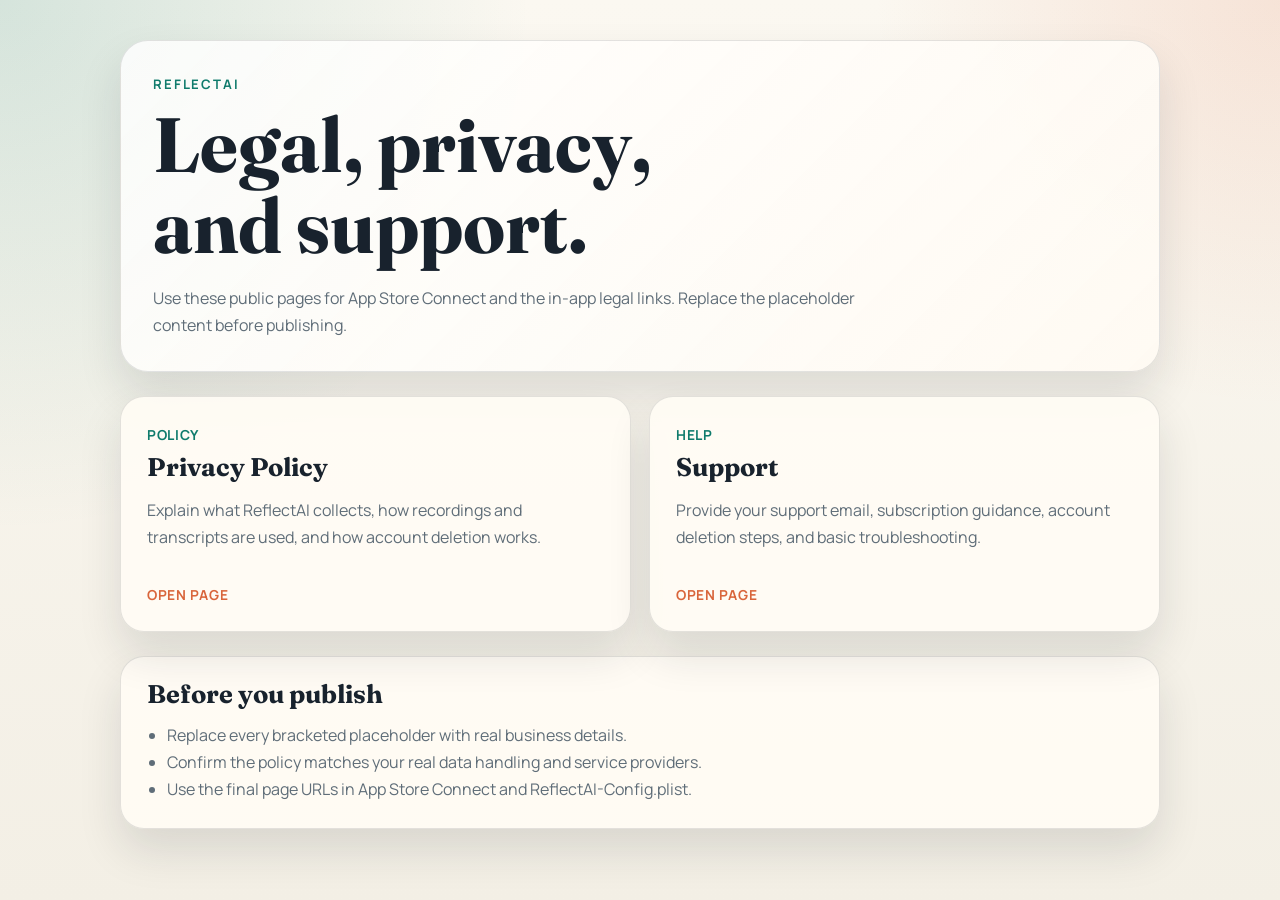
<file: index.html>
<!DOCTYPE html>
<html lang="en">
<head>
    <meta charset="UTF-8">
    <meta name="viewport" content="width=device-width, initial-scale=1.0">
    <title>ReflectAI Legal & Support</title>
    <meta name="description" content="ReflectAI privacy policy, support, and account information.">
    <link rel="preconnect" href="https://fonts.googleapis.com">
    <link rel="preconnect" href="https://fonts.gstatic.com" crossorigin>
    <link href="https://fonts.googleapis.com/css2?family=Fraunces:wght@600;700&family=Manrope:wght@400;500;600;700&display=swap" rel="stylesheet">
    <link rel="stylesheet" href="styles.css">
</head>
<body>
    <div class="page-shell">
        <header class="hero">
            <p class="eyebrow">ReflectAI</p>
            <h1>Legal, privacy, and support.</h1>
            <p class="hero-copy">Use these public pages for App Store Connect and the in-app legal links. Replace the placeholder content before publishing.</p>
        </header>

        <main class="card-grid">
            <a class="card-link" href="privacy.html">
                <span class="card-kicker">Policy</span>
                <h2>Privacy Policy</h2>
                <p>Explain what ReflectAI collects, how recordings and transcripts are used, and how account deletion works.</p>
                <span class="card-cta">Open page</span>
            </a>

            <a class="card-link" href="support.html">
                <span class="card-kicker">Help</span>
                <h2>Support</h2>
                <p>Provide your support email, subscription guidance, account deletion steps, and basic troubleshooting.</p>
                <span class="card-cta">Open page</span>
            </a>
        </main>

        <section class="note-panel">
            <h2>Before you publish</h2>
            <ul>
                <li>Replace every bracketed placeholder with real business details.</li>
                <li>Confirm the policy matches your real data handling and service providers.</li>
                <li>Use the final page URLs in App Store Connect and ReflectAI-Config.plist.</li>
            </ul>
        </section>
    </div>
</body>
</html>
</file>
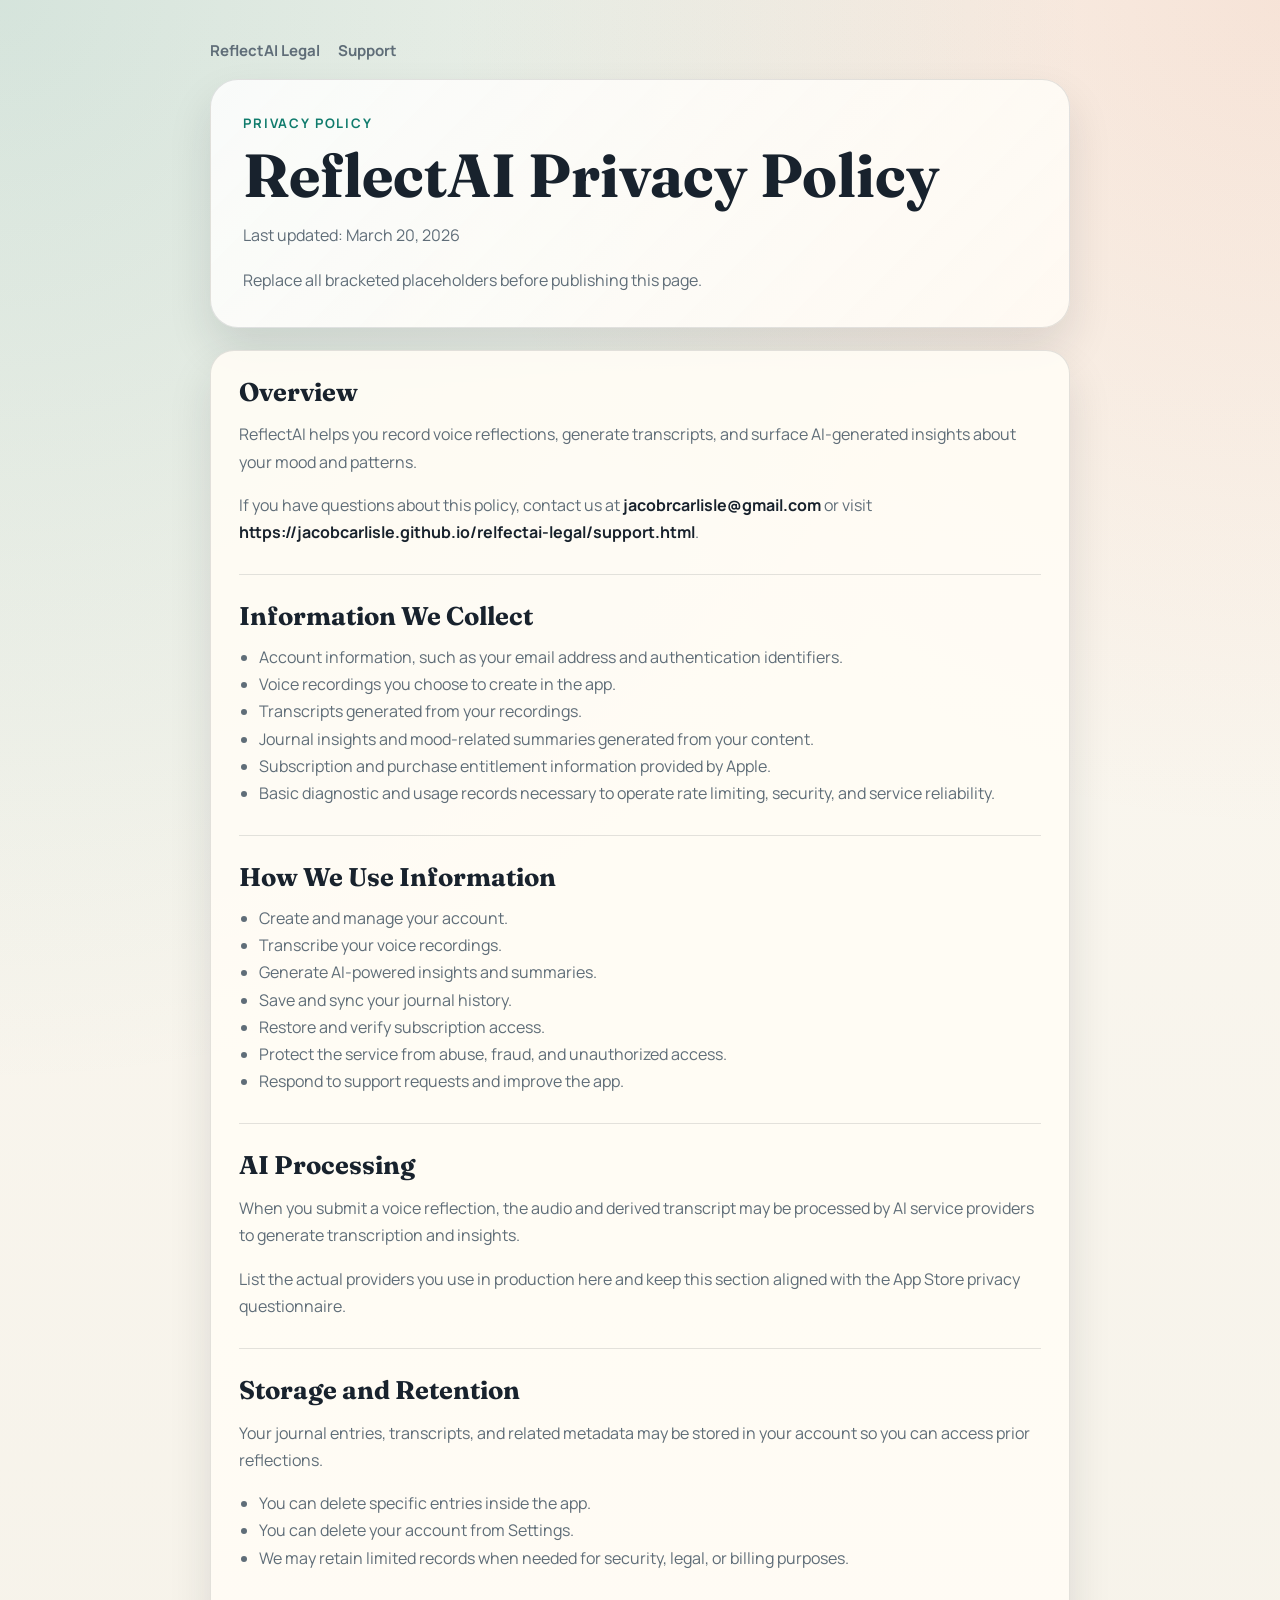
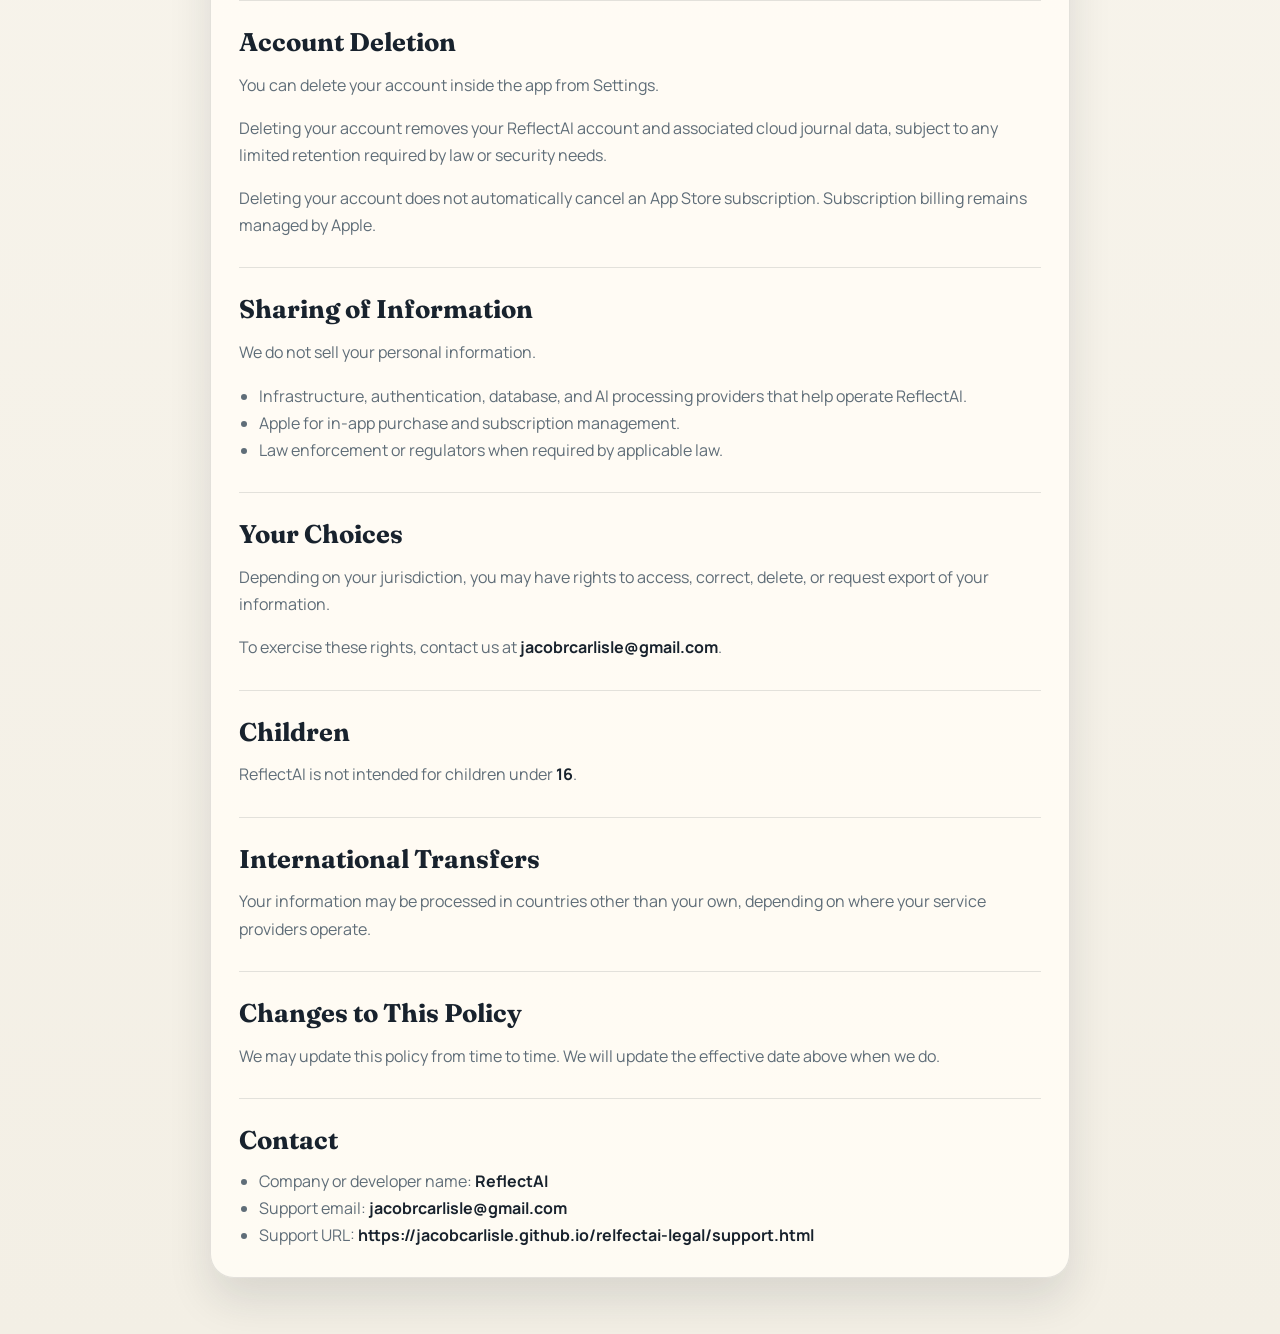
<file: privacy.html>
<!DOCTYPE html>
<html lang="en">
<head>
    <meta charset="UTF-8">
    <meta name="viewport" content="width=device-width, initial-scale=1.0">
    <title>ReflectAI Privacy Policy</title>
    <meta name="description" content="Privacy Policy for ReflectAI.">
    <link rel="preconnect" href="https://fonts.googleapis.com">
    <link rel="preconnect" href="https://fonts.gstatic.com" crossorigin>
    <link href="https://fonts.googleapis.com/css2?family=Fraunces:wght@600;700&family=Manrope:wght@400;500;600;700&display=swap" rel="stylesheet">
    <link rel="stylesheet" href="styles.css">
</head>
<body>
    <div class="page-shell legal-shell">
        <nav class="top-nav">
            <a href="index.html">ReflectAI Legal</a>
            <a href="support.html">Support</a>
        </nav>

        <header class="legal-hero">
            <p class="eyebrow">Privacy Policy</p>
            <h1>ReflectAI Privacy Policy</h1>
            <p class="legal-meta">Last updated: March 20, 2026</p>
            <p class="hero-copy">Replace all bracketed placeholders before publishing this page.</p>
        </header>

        <main class="legal-card">
            <section>
                <h2>Overview</h2>
                <p>ReflectAI helps you record voice reflections, generate transcripts, and surface AI-generated insights about your mood and patterns.</p>
                <p>If you have questions about this policy, contact us at <strong>jacobrcarlisle@gmail.com</strong> or visit <strong>https://jacobcarlisle.github.io/relfectai-legal/support.html</strong>.</p>
            </section>

            <section>
                <h2>Information We Collect</h2>
                <ul>
                    <li>Account information, such as your email address and authentication identifiers.</li>
                    <li>Voice recordings you choose to create in the app.</li>
                    <li>Transcripts generated from your recordings.</li>
                    <li>Journal insights and mood-related summaries generated from your content.</li>
                    <li>Subscription and purchase entitlement information provided by Apple.</li>
                    <li>Basic diagnostic and usage records necessary to operate rate limiting, security, and service reliability.</li>
                </ul>
            </section>

            <section>
                <h2>How We Use Information</h2>
                <ul>
                    <li>Create and manage your account.</li>
                    <li>Transcribe your voice recordings.</li>
                    <li>Generate AI-powered insights and summaries.</li>
                    <li>Save and sync your journal history.</li>
                    <li>Restore and verify subscription access.</li>
                    <li>Protect the service from abuse, fraud, and unauthorized access.</li>
                    <li>Respond to support requests and improve the app.</li>
                </ul>
            </section>

            <section>
                <h2>AI Processing</h2>
                <p>When you submit a voice reflection, the audio and derived transcript may be processed by AI service providers to generate transcription and insights.</p>
                <p>List the actual providers you use in production here and keep this section aligned with the App Store privacy questionnaire.</p>
            </section>

            <section>
                <h2>Storage and Retention</h2>
                <p>Your journal entries, transcripts, and related metadata may be stored in your account so you can access prior reflections.</p>
                <ul>
                    <li>You can delete specific entries inside the app.</li>
                    <li>You can delete your account from Settings.</li>
                    <li>We may retain limited records when needed for security, legal, or billing purposes.</li>
                </ul>
            </section>

            <section>
                <h2>Account Deletion</h2>
                <p>You can delete your account inside the app from Settings.</p>
                <p>Deleting your account removes your ReflectAI account and associated cloud journal data, subject to any limited retention required by law or security needs.</p>
                <p>Deleting your account does not automatically cancel an App Store subscription. Subscription billing remains managed by Apple.</p>
            </section>

            <section>
                <h2>Sharing of Information</h2>
                <p>We do not sell your personal information.</p>
                <ul>
                    <li>Infrastructure, authentication, database, and AI processing providers that help operate ReflectAI.</li>
                    <li>Apple for in-app purchase and subscription management.</li>
                    <li>Law enforcement or regulators when required by applicable law.</li>
                </ul>
            </section>

            <section>
                <h2>Your Choices</h2>
                <p>Depending on your jurisdiction, you may have rights to access, correct, delete, or request export of your information.</p>
                <p>To exercise these rights, contact us at <strong>jacobrcarlisle@gmail.com</strong>.</p>
            </section>

            <section>
                <h2>Children</h2>
                <p>ReflectAI is not intended for children under <strong>16</strong>.</p>
            </section>

            <section>
                <h2>International Transfers</h2>
                <p>Your information may be processed in countries other than your own, depending on where your service providers operate.</p>
            </section>

            <section>
                <h2>Changes to This Policy</h2>
                <p>We may update this policy from time to time. We will update the effective date above when we do.</p>
            </section>

            <section>
                <h2>Contact</h2>
                <ul>
                    <li>Company or developer name: <strong>ReflectAI</strong></li>
                    <li>Support email: <strong>jacobrcarlisle@gmail.com</strong></li>
                    <li>Support URL: <strong>https://jacobcarlisle.github.io/relfectai-legal/support.html</strong></li>
                </ul>
            </section>
        </main>
    </div>
</body>
</html>
</file>
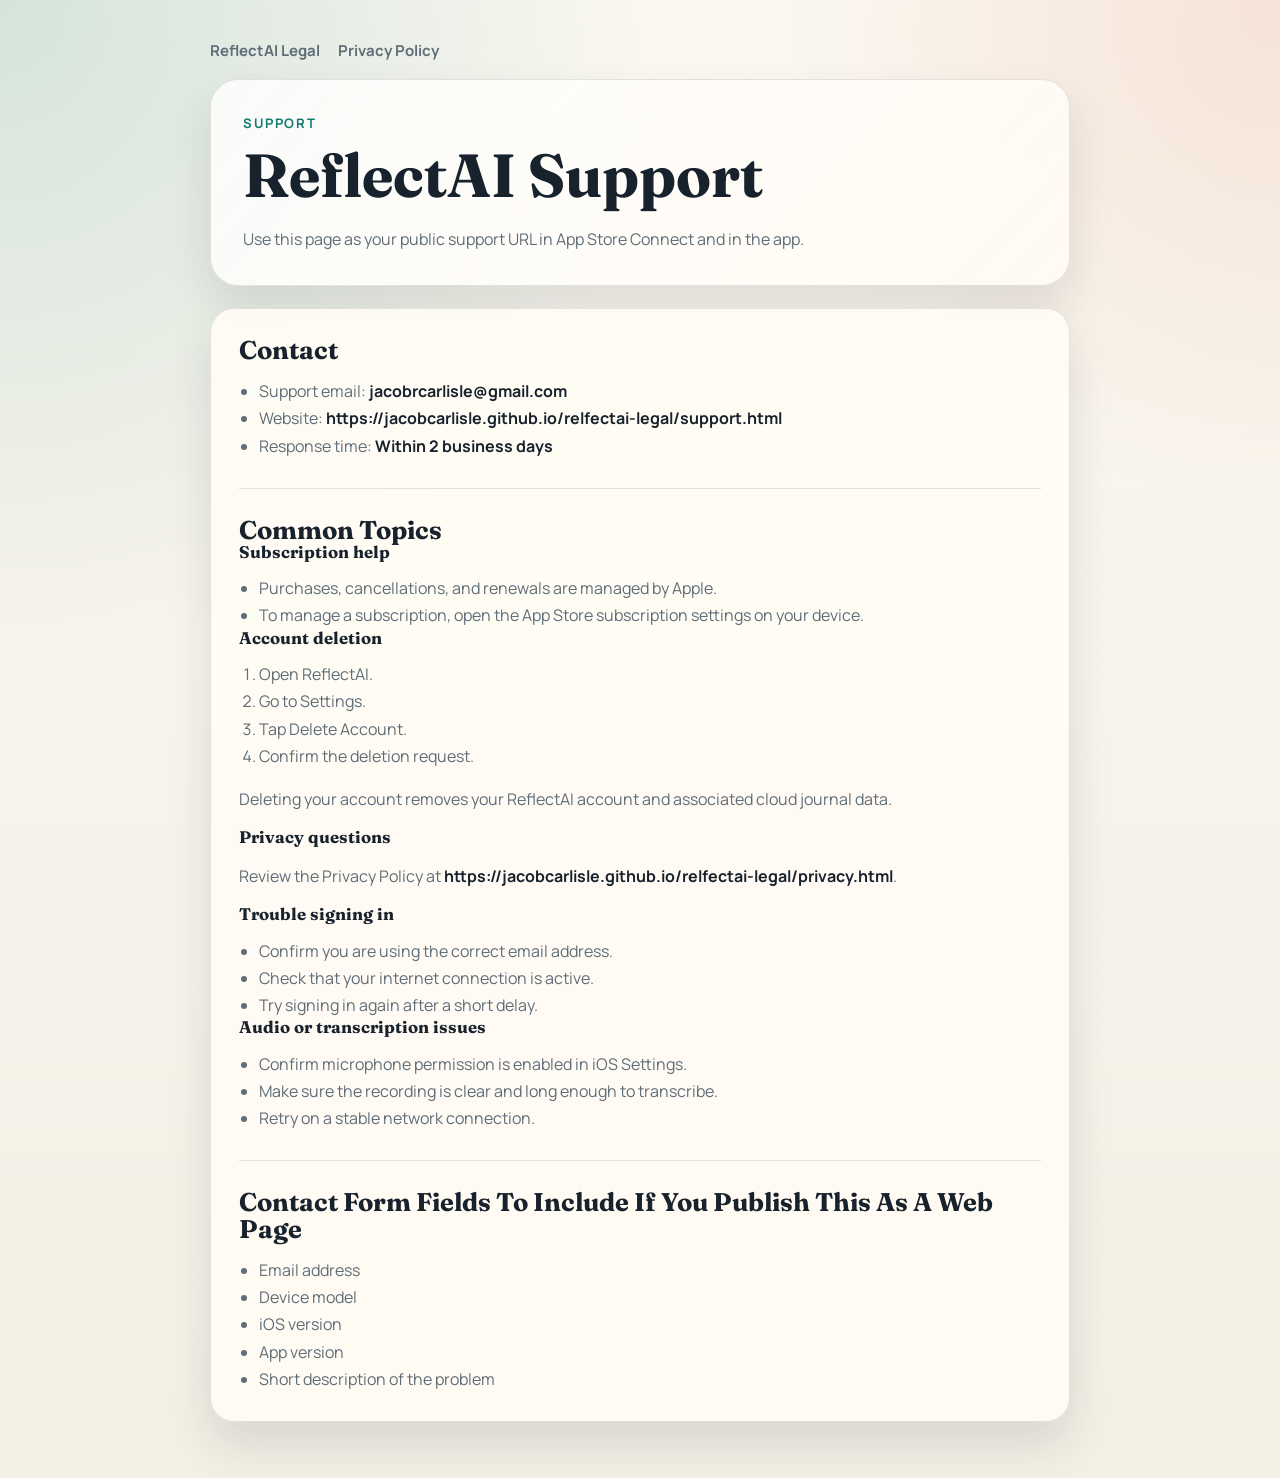
<file: support.html>
<!DOCTYPE html>
<html lang="en">
<head>
    <meta charset="UTF-8">
    <meta name="viewport" content="width=device-width, initial-scale=1.0">
    <title>ReflectAI Support</title>
    <meta name="description" content="Support information for ReflectAI.">
    <link rel="preconnect" href="https://fonts.googleapis.com">
    <link rel="preconnect" href="https://fonts.gstatic.com" crossorigin>
    <link href="https://fonts.googleapis.com/css2?family=Fraunces:wght@600;700&family=Manrope:wght@400;500;600;700&display=swap" rel="stylesheet">
    <link rel="stylesheet" href="styles.css">
</head>
<body>
    <div class="page-shell legal-shell">
        <nav class="top-nav">
            <a href="index.html">ReflectAI Legal</a>
            <a href="privacy.html">Privacy Policy</a>
        </nav>

        <header class="legal-hero">
            <p class="eyebrow">Support</p>
            <h1>ReflectAI Support</h1>
            <p class="hero-copy">Use this page as your public support URL in App Store Connect and in the app.</p>
        </header>

        <main class="legal-card">
            <section>
                <h2>Contact</h2>
                <ul>
                    <li>Support email: <strong>jacobrcarlisle@gmail.com</strong></li>
                    <li>Website: <strong>https://jacobcarlisle.github.io/relfectai-legal/support.html</strong></li>
                    <li>Response time: <strong>Within 2 business days</strong></li>
                </ul>
            </section>

            <section>
                <h2>Common Topics</h2>

                <h3>Subscription help</h3>
                <ul>
                    <li>Purchases, cancellations, and renewals are managed by Apple.</li>
                    <li>To manage a subscription, open the App Store subscription settings on your device.</li>
                </ul>

                <h3>Account deletion</h3>
                <ol>
                    <li>Open ReflectAI.</li>
                    <li>Go to Settings.</li>
                    <li>Tap Delete Account.</li>
                    <li>Confirm the deletion request.</li>
                </ol>
                <p>Deleting your account removes your ReflectAI account and associated cloud journal data.</p>

                <h3>Privacy questions</h3>
                <p>Review the Privacy Policy at <strong>https://jacobcarlisle.github.io/relfectai-legal/privacy.html</strong>.</p>

                <h3>Trouble signing in</h3>
                <ul>
                    <li>Confirm you are using the correct email address.</li>
                    <li>Check that your internet connection is active.</li>
                    <li>Try signing in again after a short delay.</li>
                </ul>

                <h3>Audio or transcription issues</h3>
                <ul>
                    <li>Confirm microphone permission is enabled in iOS Settings.</li>
                    <li>Make sure the recording is clear and long enough to transcribe.</li>
                    <li>Retry on a stable network connection.</li>
                </ul>
            </section>

            <section>
                <h2>Contact Form Fields To Include If You Publish This As A Web Page</h2>
                <ul>
                    <li>Email address</li>
                    <li>Device model</li>
                    <li>iOS version</li>
                    <li>App version</li>
                    <li>Short description of the problem</li>
                </ul>
            </section>
        </main>
    </div>
</body>
</html>
</file>
<file: styles.css>
:root {
    --bg: #f3efe5;
    --ink: #18222d;
    --muted: #5f6d78;
    --line: rgba(24, 34, 45, 0.12);
    --card: rgba(255, 252, 245, 0.92);
    --accent: #0f7b6c;
    --accent-2: #d9653b;
    --shadow: 0 22px 44px rgba(24, 34, 45, 0.12);
}

* {
    box-sizing: border-box;
}

html {
    scroll-behavior: smooth;
}

body {
    margin: 0;
    min-height: 100vh;
    font-family: "Manrope", "Segoe UI", sans-serif;
    color: var(--ink);
    background:
        radial-gradient(circle at top left, rgba(15, 123, 108, 0.16), transparent 34%),
        radial-gradient(circle at top right, rgba(217, 101, 59, 0.14), transparent 26%),
        linear-gradient(180deg, #fbf8f1 0%, var(--bg) 100%);
}

a {
    color: inherit;
}

.page-shell {
    width: min(1040px, calc(100% - 32px));
    margin: 0 auto;
    padding: 40px 0 56px;
}

.hero,
.legal-hero {
    padding: 32px;
    border: 1px solid var(--line);
    border-radius: 28px;
    background: linear-gradient(135deg, rgba(255, 255, 255, 0.82), rgba(255, 251, 244, 0.9));
    box-shadow: var(--shadow);
}

.hero {
    min-height: 260px;
    display: flex;
    flex-direction: column;
    justify-content: flex-end;
}

.eyebrow {
    margin: 0 0 10px;
    font-size: 0.82rem;
    font-weight: 700;
    letter-spacing: 0.14em;
    text-transform: uppercase;
    color: var(--accent);
}

h1,
h2,
h3 {
    margin: 0;
    font-family: "Fraunces", Georgia, serif;
    line-height: 1.05;
}

h1 {
    font-size: clamp(2.6rem, 6vw, 4.8rem);
    max-width: 10ch;
}

h2 {
    font-size: clamp(1.45rem, 2vw, 1.9rem);
}

h3 {
    font-size: 1.05rem;
}

p,
li {
    font-size: 1rem;
    line-height: 1.7;
    color: var(--ink);
}

.hero-copy,
.legal-meta,
.note-panel li,
.card-link p,
.legal-card p,
.legal-card li,
.top-nav a {
    color: var(--muted);
}

.hero-copy {
    max-width: 46rem;
    margin: 18px 0 0;
}

.card-grid {
    display: grid;
    grid-template-columns: repeat(2, minmax(0, 1fr));
    gap: 18px;
    margin-top: 24px;
}

.card-link,
.note-panel,
.legal-card {
    border: 1px solid var(--line);
    border-radius: 24px;
    background: var(--card);
    box-shadow: var(--shadow);
}

.card-link {
    display: block;
    padding: 26px;
    text-decoration: none;
    transition: transform 180ms ease, border-color 180ms ease, box-shadow 180ms ease;
}

.card-link:hover {
    transform: translateY(-3px);
    border-color: rgba(15, 123, 108, 0.28);
    box-shadow: 0 26px 52px rgba(24, 34, 45, 0.16);
}

.card-kicker,
.card-cta {
    display: inline-flex;
    align-items: center;
    font-size: 0.86rem;
    font-weight: 700;
    letter-spacing: 0.05em;
    text-transform: uppercase;
}

.card-kicker {
    color: var(--accent);
    margin-bottom: 10px;
}

.card-link h2 {
    margin-bottom: 12px;
}

.card-cta {
    margin-top: 18px;
    color: var(--accent-2);
}

.note-panel {
    margin-top: 24px;
    padding: 24px 26px;
}

.note-panel ul,
.legal-card ul,
.legal-card ol {
    margin: 14px 0 0;
    padding-left: 20px;
}

.legal-shell {
    max-width: 860px;
}

.top-nav {
    display: flex;
    gap: 18px;
    margin-bottom: 18px;
}

.top-nav a {
    text-decoration: none;
    font-size: 0.94rem;
    font-weight: 700;
}

.legal-hero h1 {
    max-width: none;
    font-size: clamp(2.2rem, 5vw, 3.8rem);
}

.legal-meta {
    margin: 14px 0 0;
}

.legal-card {
    margin-top: 22px;
    padding: 28px;
}

.legal-card section + section {
    margin-top: 28px;
    padding-top: 28px;
    border-top: 1px solid var(--line);
}

.legal-card strong {
    color: var(--ink);
}

@media (max-width: 780px) {
    .page-shell {
        width: min(100% - 20px, 1040px);
        padding: 20px 0 36px;
    }

    .hero,
    .legal-hero,
    .legal-card,
    .note-panel,
    .card-link {
        border-radius: 20px;
    }

    .hero,
    .legal-hero,
    .legal-card,
    .note-panel,
    .card-link {
        padding: 22px;
    }

    .card-grid {
        grid-template-columns: 1fr;
    }

    .top-nav {
        flex-wrap: wrap;
        gap: 10px 14px;
    }
}
</file>
